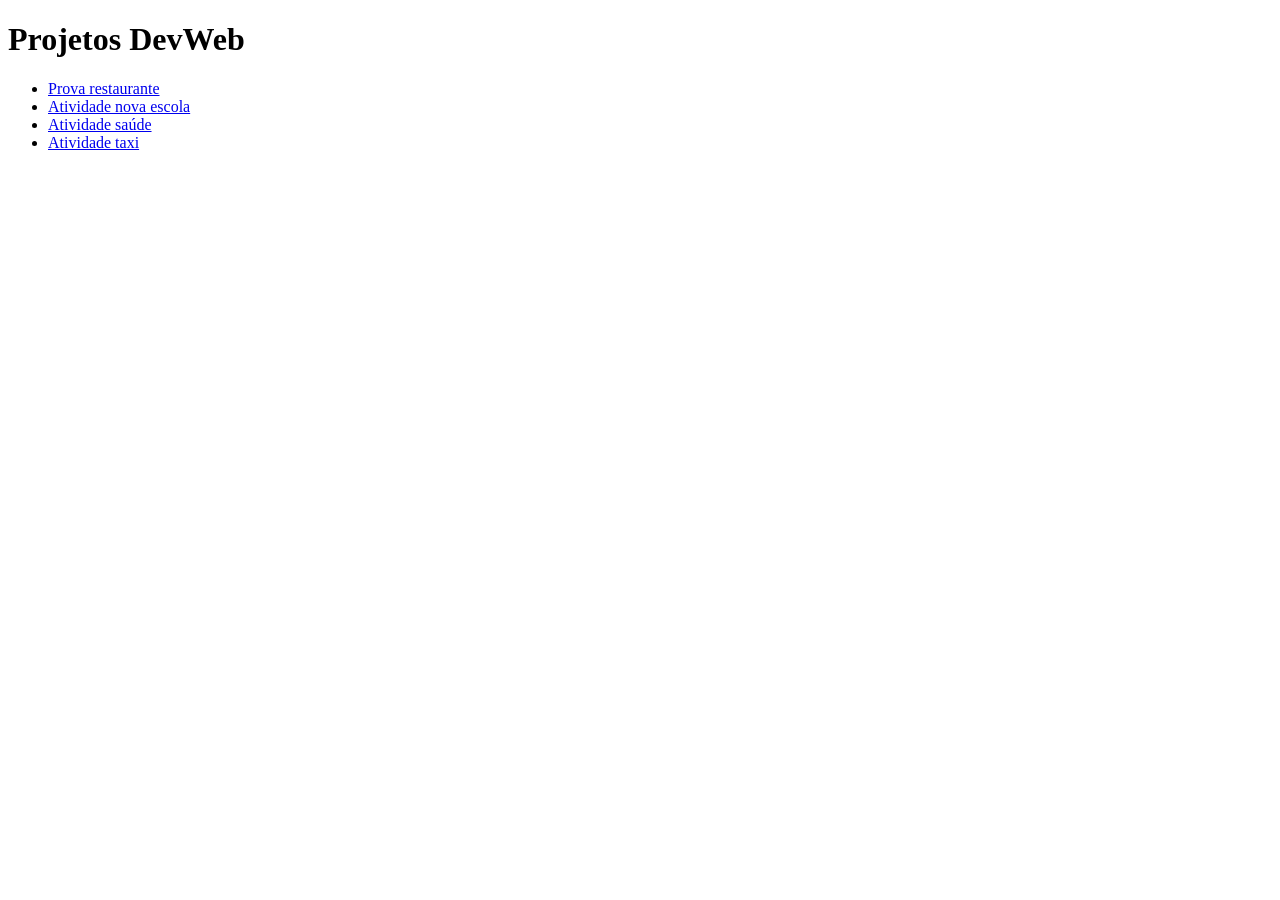
<file: index.html>
<!DOCTYPE html>
<html lang="en">
<head>
    <meta charset="UTF-8">
    <meta name="viewport" content="width=device-width, initial-scale=1.0">
    <title>Projetos DevWeb</title>
</head>
<body>
    <main>
        <h1>Projetos DevWeb</h1>
        <ul>
            <li>
                <a href="teste-prova-restaurante/">Prova restaurante</a>
            </li>
            <li>
                <a href="atv-nv-escola/">Atividade nova escola</a>
            </li>
            <li>
                <a href="atv-saude/">Atividade saúde</a>
            </li>
            <li>
                <a href="atv-taxi/">Atividade taxi</a>
            </li>
        </ul>
    </main>
</body>
</html>
</file>
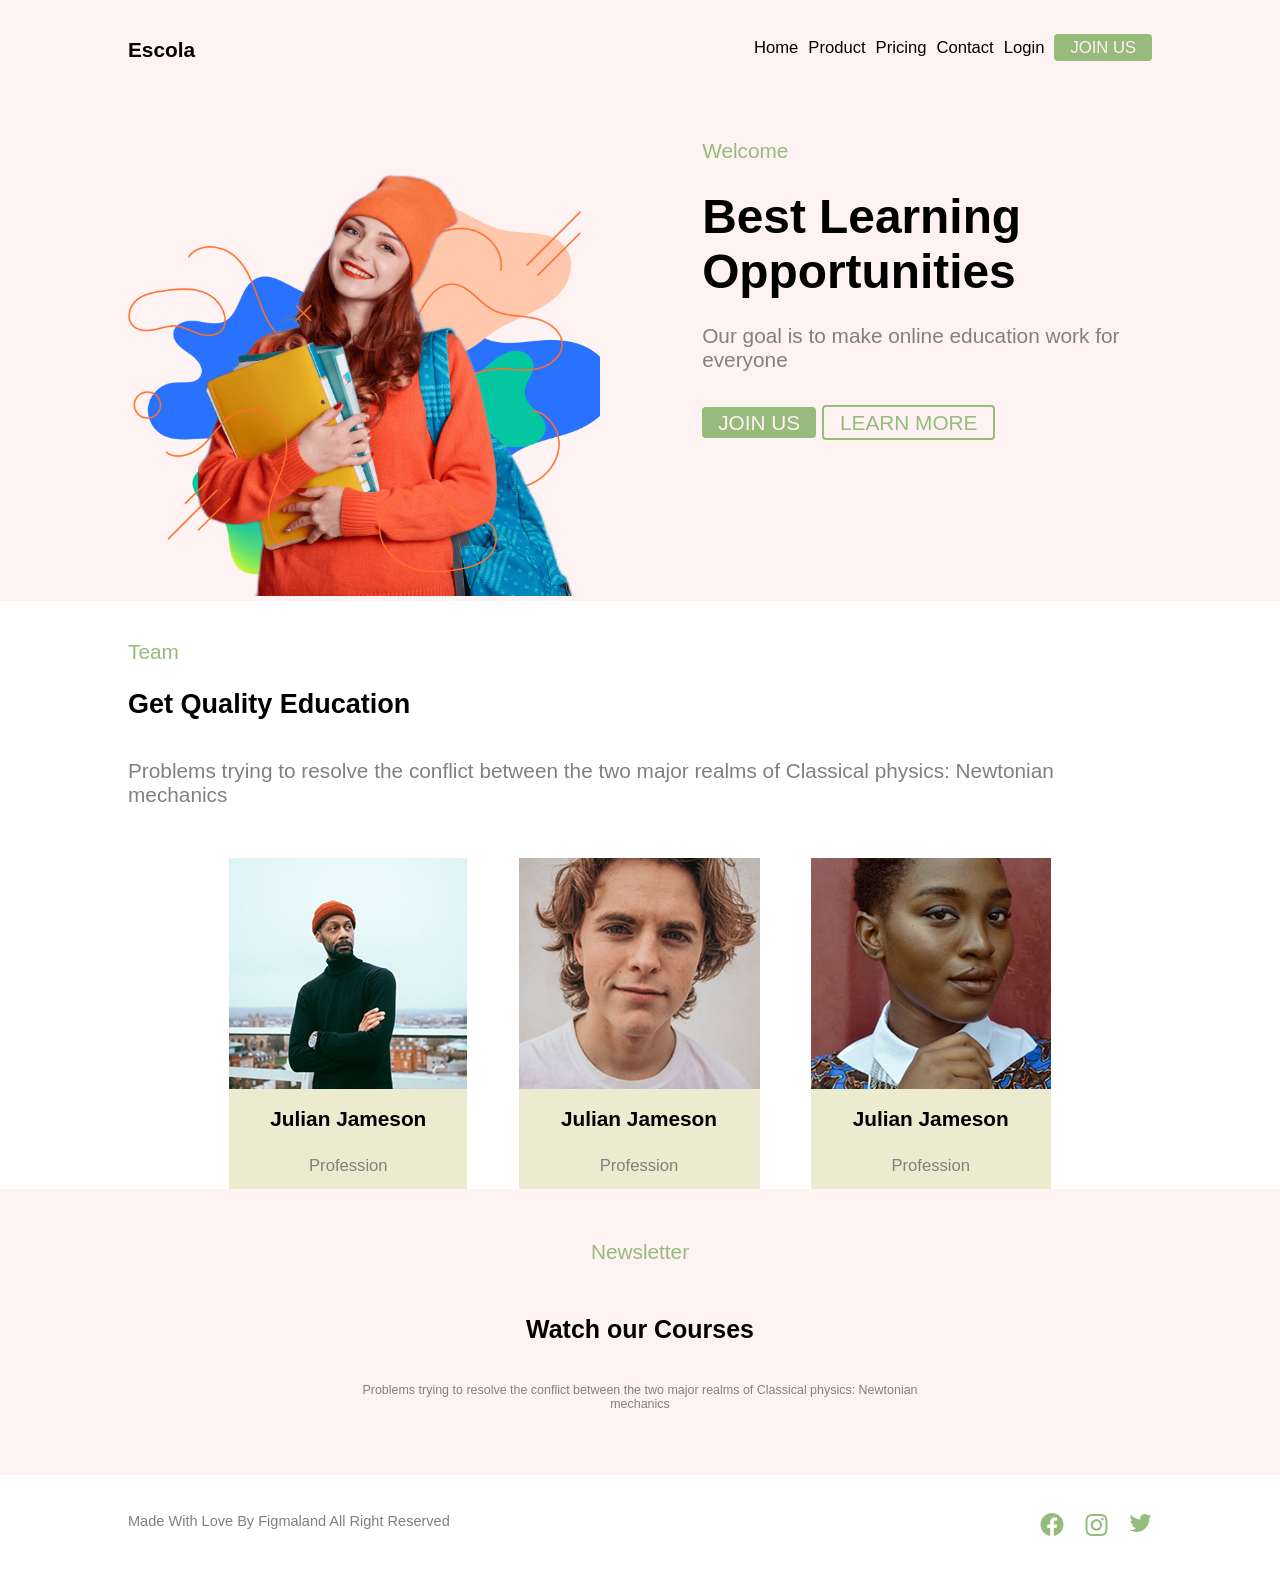
<file: atv-nv-escola/index.html>
<!DOCTYPE html>
<html lang="en">

<head>
    <meta charset="UTF-8">
    <meta name="viewport" content="width=device-width, initial-scale=1.0">
    <title>Atividade Nova Escola </title>

    <link rel="stylesheet" href="css/reset.css">
    <link rel="stylesheet" href="css/style.css">
</head>

<body>
    <header>

        <h1>
            <a href="index.html">Escola</a>
        </h1>
        <nav>
            <ul>
                <li>
                    <a href="index.html">Home</a>
                </li>
                <li>
                    <a href="#">Product</a>
                </li>
                <li>
                    <a href="#">Pricing</a>
                </li>
                <li>
                    <a href="#">Contact</a>
                </li>
                <li>
                    <a href="#">Login</a>
                </li>
                <li>
                    <a href="#" class="botao">JOIN US</a>
                </li>
            </ul>
        </nav>
    </header>
    <main>
        <section class="banner">
            <div>
                <img src="images/imagem-banner.png" alt="estudante">
            </div>
            <div>
                <h3>Welcome</h3>
                <h2>Best Learning Opportunities</h1>
                    <p>Our goal is to make online education work for everyone</p>
                    <p>
                        <a href="#" class="botao">JOIN US</a>
                        <a href="#" class="botao2">LEARN MORE</a>
                    </p>
            </div>
        </section>
        <section class="team">
            <h3>Team</h3>

            <h2>Get Quality Education</h2>

            <p>
                Problems trying to resolve the conflict between 
                the two major realms of Classical physics: Newtonian mechanics 
            </p>

            <ul>
                <li>
                    <img src="images/julian-1.png" alt="homem">
                    <h4>Julian Jameson</h4>
                    <p>
                        Profession
                    </p>
                </li>
                <li>
                    <img src="images/julian-2.png" alt="homem">
                    <h4>Julian Jameson</h4>
                    <p>
                        Profession
                    </p>
                </li>
                <li>
                    <img src="images/julian-3.png" alt="mulher">
                    <h4>Julian Jameson</h4>
                    <p>
                        Profession
                    </p>
                </li>
            </ul>
        </section>
        <section class="final">
            <h3>Newsletter</h3>
            <h2>Watch our Courses</h2>
            <p>Problems trying to resolve the conflict between the two major realms of Classical physics: Newtonian mechanics </p>
        </section>
    </main>
    <footer>
        <p>Made With Love By Figmaland All Right Reserved </p>
        <nav>
            <ul>
                <li>
                    <a href="#"><img src="images/facebook.svg" alt=""></a>
                </li>
                <li>
                    <a href="#"><img src="images/instagram.svg" alt=""></a>
                </li>
                <li>
                    <a href="#"><img src="images/twitter.svg" alt=""></a>
                </li>
            </ul>
        </nav>
    </footer>
</body>

</html>
</file>
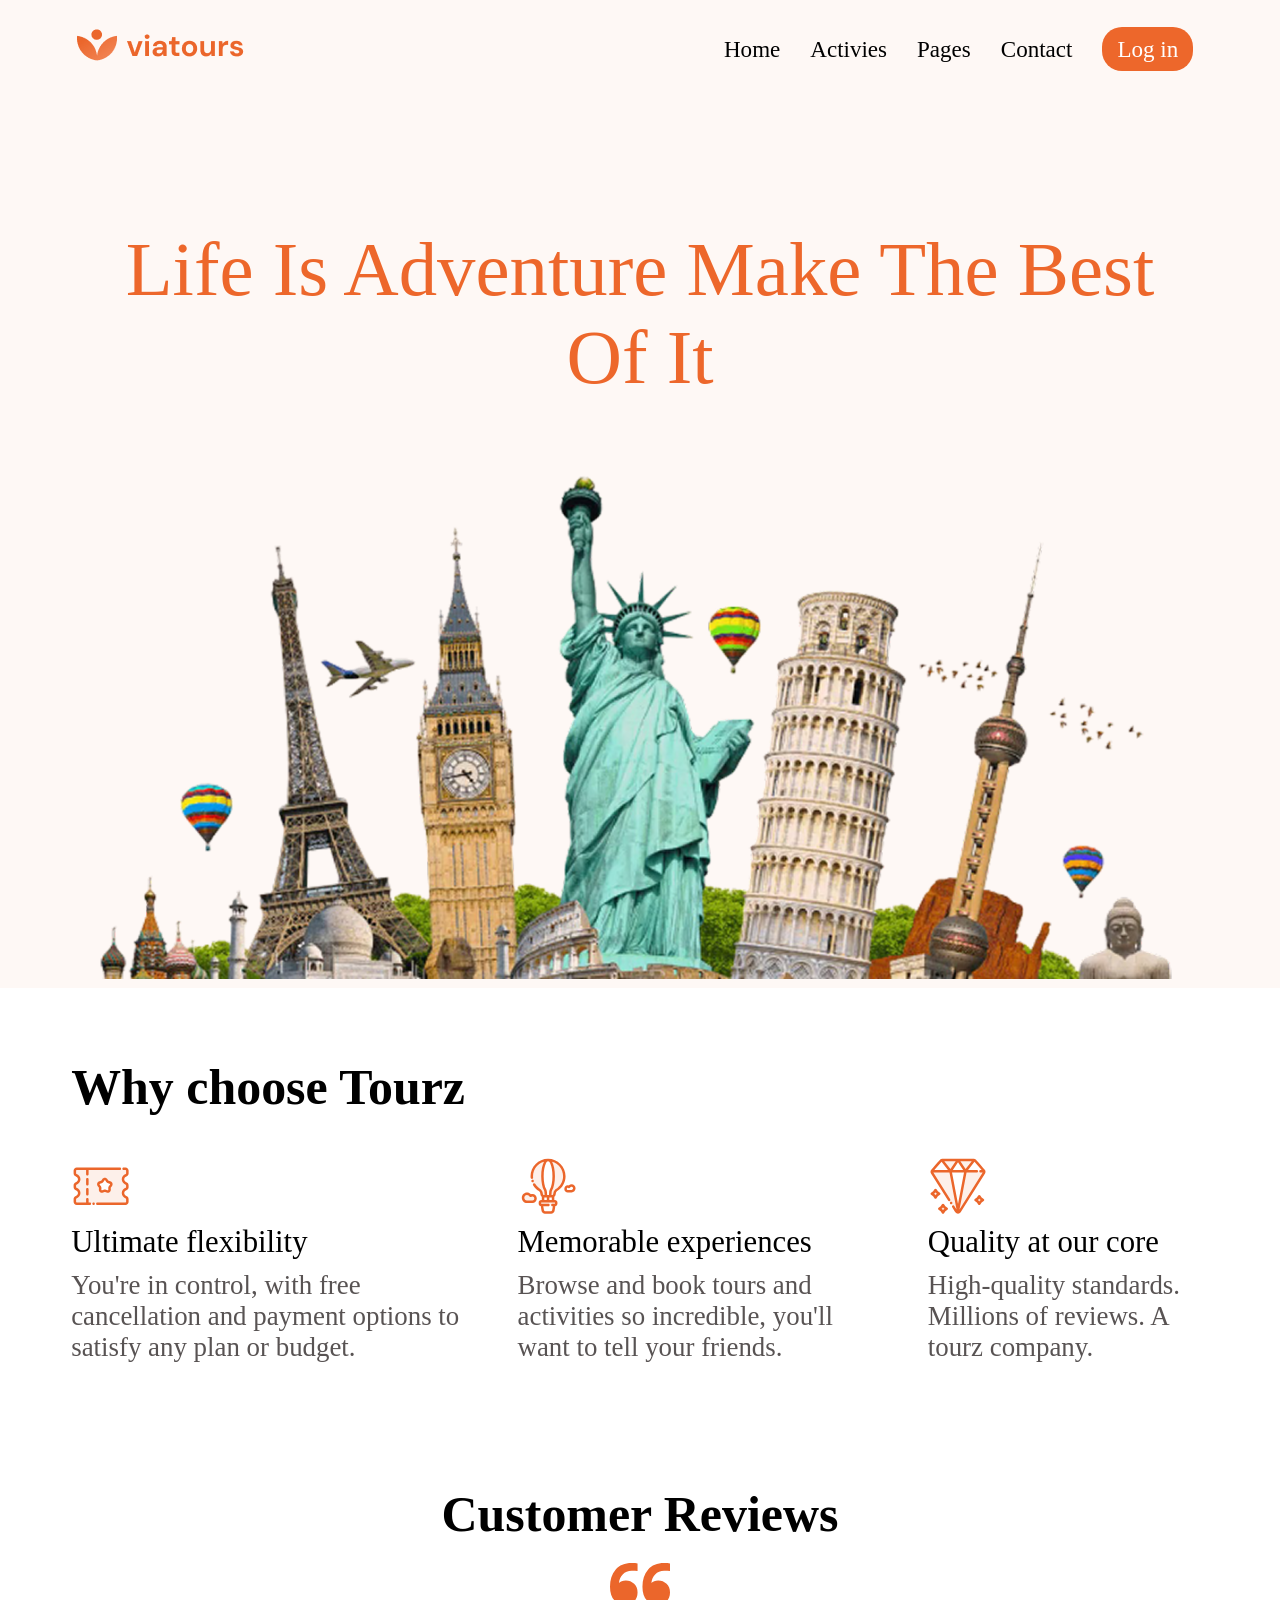
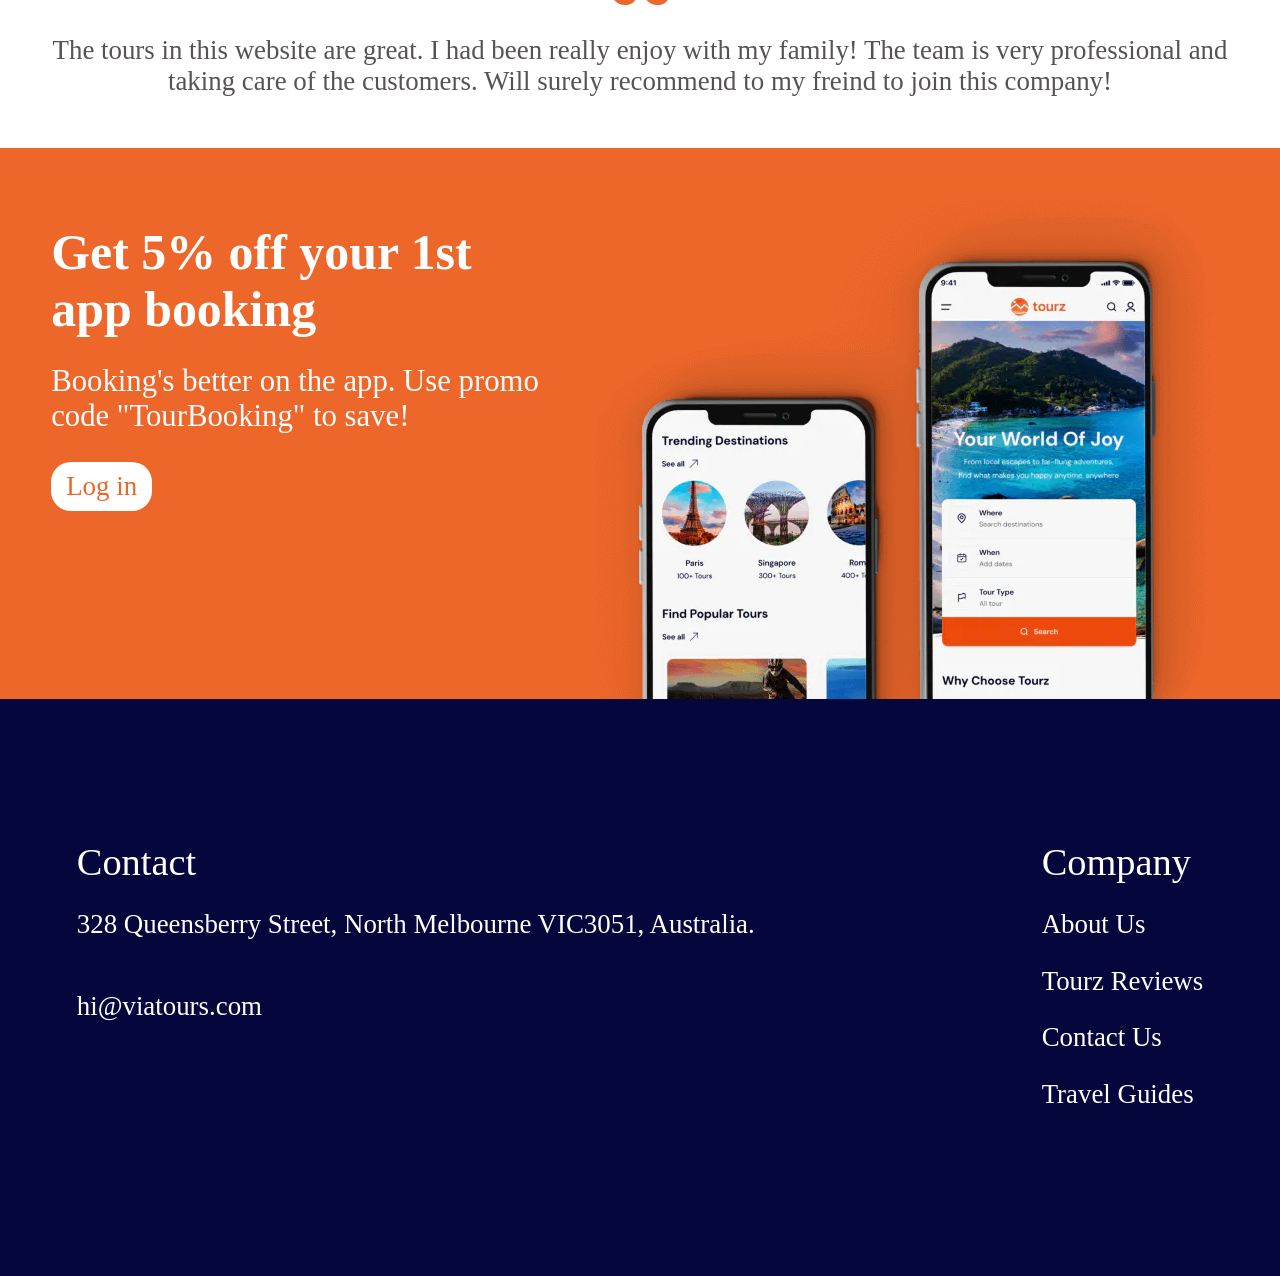
<file: atv-prova-viatours/index.html>
<!DOCTYPE html>
<html lang="en">

<head>
    <meta charset="UTF-8">
    <meta name="viewport" content="width=device-width, initial-scale=1.0">
    <title>Document</title>
    <link rel="stylesheet" href="css/reset.css">
    <link rel="stylesheet" href="css/style.css">
</head>

<body>
    <header>
        <h1><a href="index.html"><img src="imagens/logo-viatours.png" alt="logo-viatours"></a></h1>

        <ul>
            <li>
                <a href="index.html">Home</a>
            </li>
            <li>
                <a href="#">Activies</a>
            </li>
            <li>
                <a href="#">Pages</a>
            </li>
            <li>
                <a href="#">Contact</a>
            </li>
            <li class="botao">
                <a href="#">Log in</a>
            </li>
        </ul>
    </header>
    <section class="banner">
        <h1>Life Is Adventure Make The Best Of It</h1>
        <img src="imagens/imagem-banner.png" alt="">
    </section>
    <section class="topicos">
        <h2>Why choose Tourz</h2>

        <ul>
            <li>
                <img src="imagens/icon-ticket.svg" alt="">

                <h3>Ultimate flexibility</h3>

                <p>You're in control, with free cancellation and payment options to satisfy any plan or budget.</p>
            </li>
            <li>
                <img src="imagens/icon-balloon.svg.svg" alt="">

                <h3>Memorable experiences</h3>

                <p>Browse and book tours and activities so incredible, you'll want to tell your friends.</p>
            </li>
            <li>
                <img src="imagens/icon-diamond.svg.svg" alt="">

                <h3>Quality at our core</h3>

                <p>High-quality standards. Millions of reviews. A tourz company.</p>
            </li>
        </ul>

    </section>
    <section class="aspas">
        <h2>Customer Reviews</h2>

        <img src="imagens/aspas.svg" alt="aspas">

        <p>The tours in this website are great. I had been really enjoy with my family! The team is very
            professional and taking care of the customers. Will surely recommend to my freind to join
            this company!
        </p>
    </section>
    <section class="desconto">

        <div>
            <h2>Get 5% off your 1st app booking</h2>

            <p>Booking's better on the app. Use promo code "TourBooking" to save!</p>

            <a href="#">Log in</a>
        </div><img src="imagens/celular.png" alt="">
    </section>
    <footer>
        <div class="contact">
            <h4>Contact</h4>
            <p>328 Queensberry Street, North Melbourne VIC3051, Australia.</p>
            <p>hi@viatours.com</p>
        </div>
        <div>
            <h4 class="company">Company</h4>
            <ul>
                <li>
                    <a href="#">About Us</a>
                </li>
                <li>
                    <a href="#">Tourz Reviews</a>
                </li>
                <li>
                    <a href="#">Contact Us</a>
                </li>
                <li>
                    <a href="#">Travel Guides</a>
                </li>
            </ul>
        </div>
    </footer>
</body>

</html>
</file>
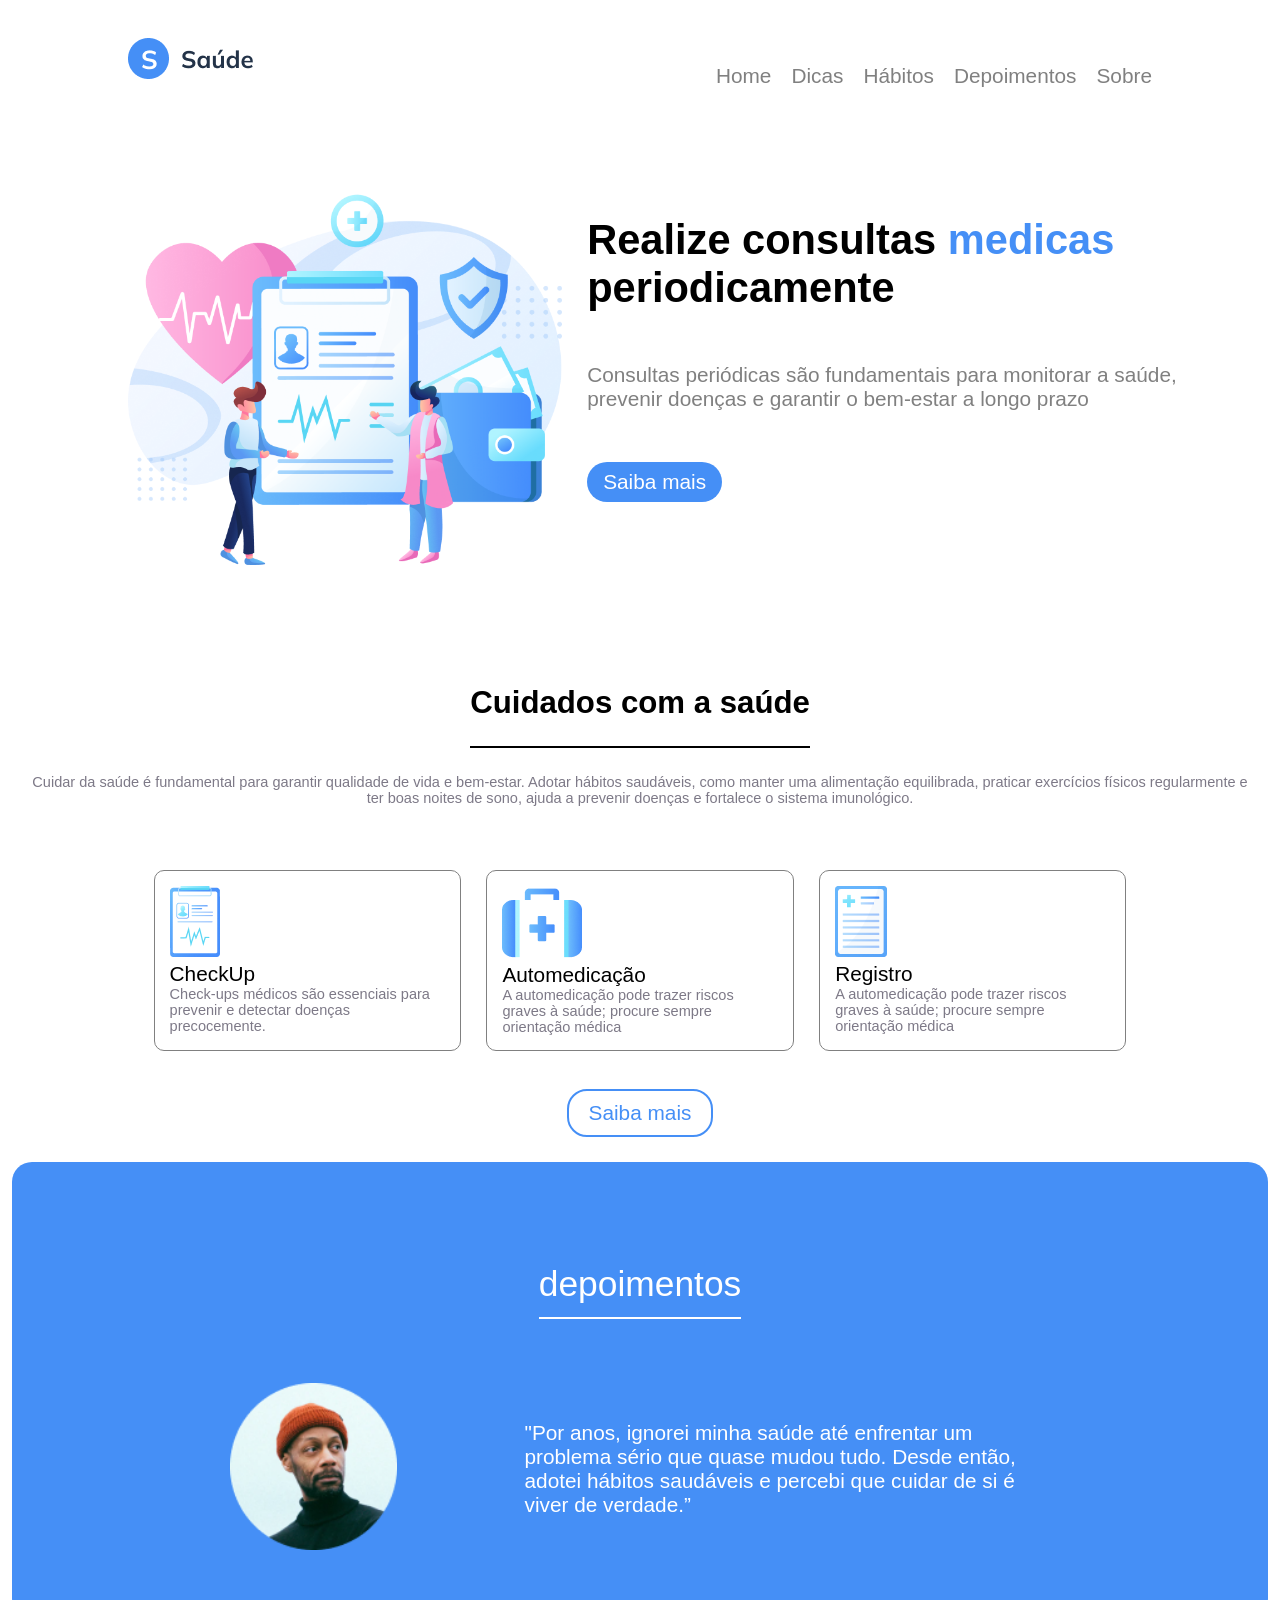
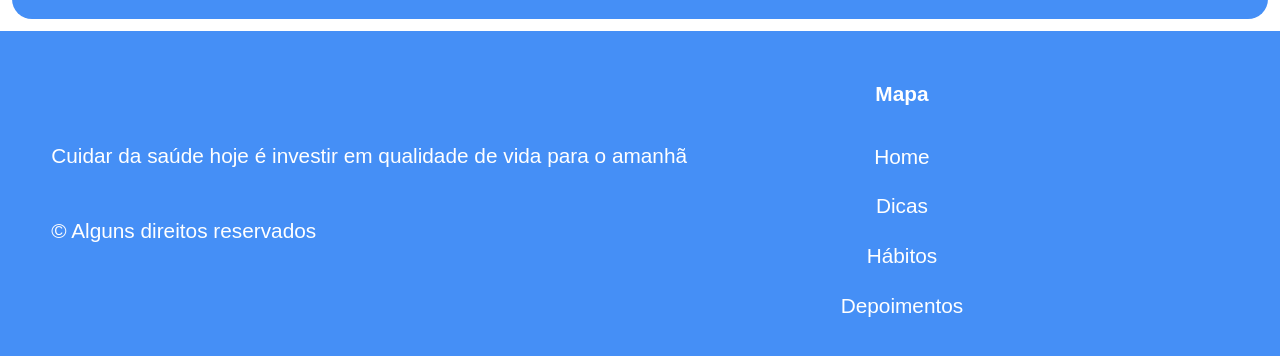
<file: atv-saude/index.html>
<!doctype html>
<html lang="en">
  <head>
    <meta charset="UTF-8" />
    <meta name="viewport" content="width=device-width, initial-scale=1.0" />
    <title>Prova anterior</title>

    <link rel="stylesheet" href="css/reset.css" />
    <link rel="stylesheet" href="css/style.css" />
  </head>
  <body>
    <header>
      <h1>
        <a href="index.html"
          ><img src="src/images/logo.png" alt="logo saude"
        /></a>
      </h1>

      <nav>
        <ul>
          <li>
            <a href="index.html">Home</a>
          </li>
          <li>
            <a href="#">Dicas</a>
          </li>
          <li>
            <a href="#">Hábitos</a>
          </li>
          <li>
            <a href="#">Depoimentos</a>
          </li>
          <li>
            <a href="#">Sobre</a>
          </li>
        </ul>
      </nav>
    </header>
    <main>
      <section class="banner">
        <div>
          <img src="src/images/foto-banner.png" alt="banner" />
        </div>

        <div>
          <h2>Realize consultas <span>medicas</span> periodicamente</h2>

          <p>
            Consultas periódicas são fundamentais para monitorar a saúde,
            prevenir doenças e garantir o bem-estar a longo prazo
          </p>

          <p><button>Saiba mais</button></p>
        </div>
      </section>
      <section class="cuidados">
        <h2><span>Cuidados com a saúde</span></h2>

        <p>
          Cuidar da saúde é fundamental para garantir qualidade de vida e
          bem-estar. Adotar hábitos saudáveis, como manter uma alimentação
          equilibrada, praticar exercícios físicos regularmente e ter boas
          noites de sono, ajuda a prevenir doenças e fortalece o sistema
          imunológico.
        </p>
        <ul>
          <li>
            <img src="src/images/prancheta-1.png" alt="" />
            <h3>CheckUp</h3>
            <p>
              Check-ups médicos são essenciais para prevenir e detectar doenças
              precocemente.
            </p>
          </li>
          <li>
            <img src="src/images/mala.png" alt="" />
            <h3>Automedicação</h3>
            <p>
              A automedicação pode trazer riscos graves à saúde; procure sempre
              orientação médica
            </p>
          </li>
          <li>
            <img src="src/images/prancheta-2.png" alt="" />
            <h3>Registro</h3>
            <p>
              A automedicação pode trazer riscos graves à saúde; procure sempre
              orientação médica
            </p>
          </li>
        </ul>

        <button><a href="#">Saiba mais</a></button>
      </section>
      <section class="depoimentos">
        <h2><span>depoimentos</span></h2>
        <div>
          <p>
            <img src="src/images/foto-depoimento.png" alt="Homem" />
          </p>
          <p>
            "Por anos, ignorei minha saúde até enfrentar um problema sério que
            quase mudou tudo. Desde então, adotei hábitos saudáveis e percebi
            que cuidar de si é viver de verdade.”
          </p>
        </div>
      </section>
    </main>
    <footer>
      <div>
      <p>
        Cuidar da saúde hoje é investir em qualidade de vida para o amanhã
      </p>
      <p>© Alguns direitos reservados</p>
      </div>

      <div>
        <h3>Mapa</h3>
      <ul>
        <li>
          <a href="index.html">Home</a>
        </li>
        <li>
          <a href="#">Dicas</a>
        </li>
        <li>
          <a href="#">Hábitos</a>
        </li>
        <li>
          <a href="#">Depoimentos</a>
        </li>
      </ul>
      </div>
    </footer>
  </body>
</html>
</file>
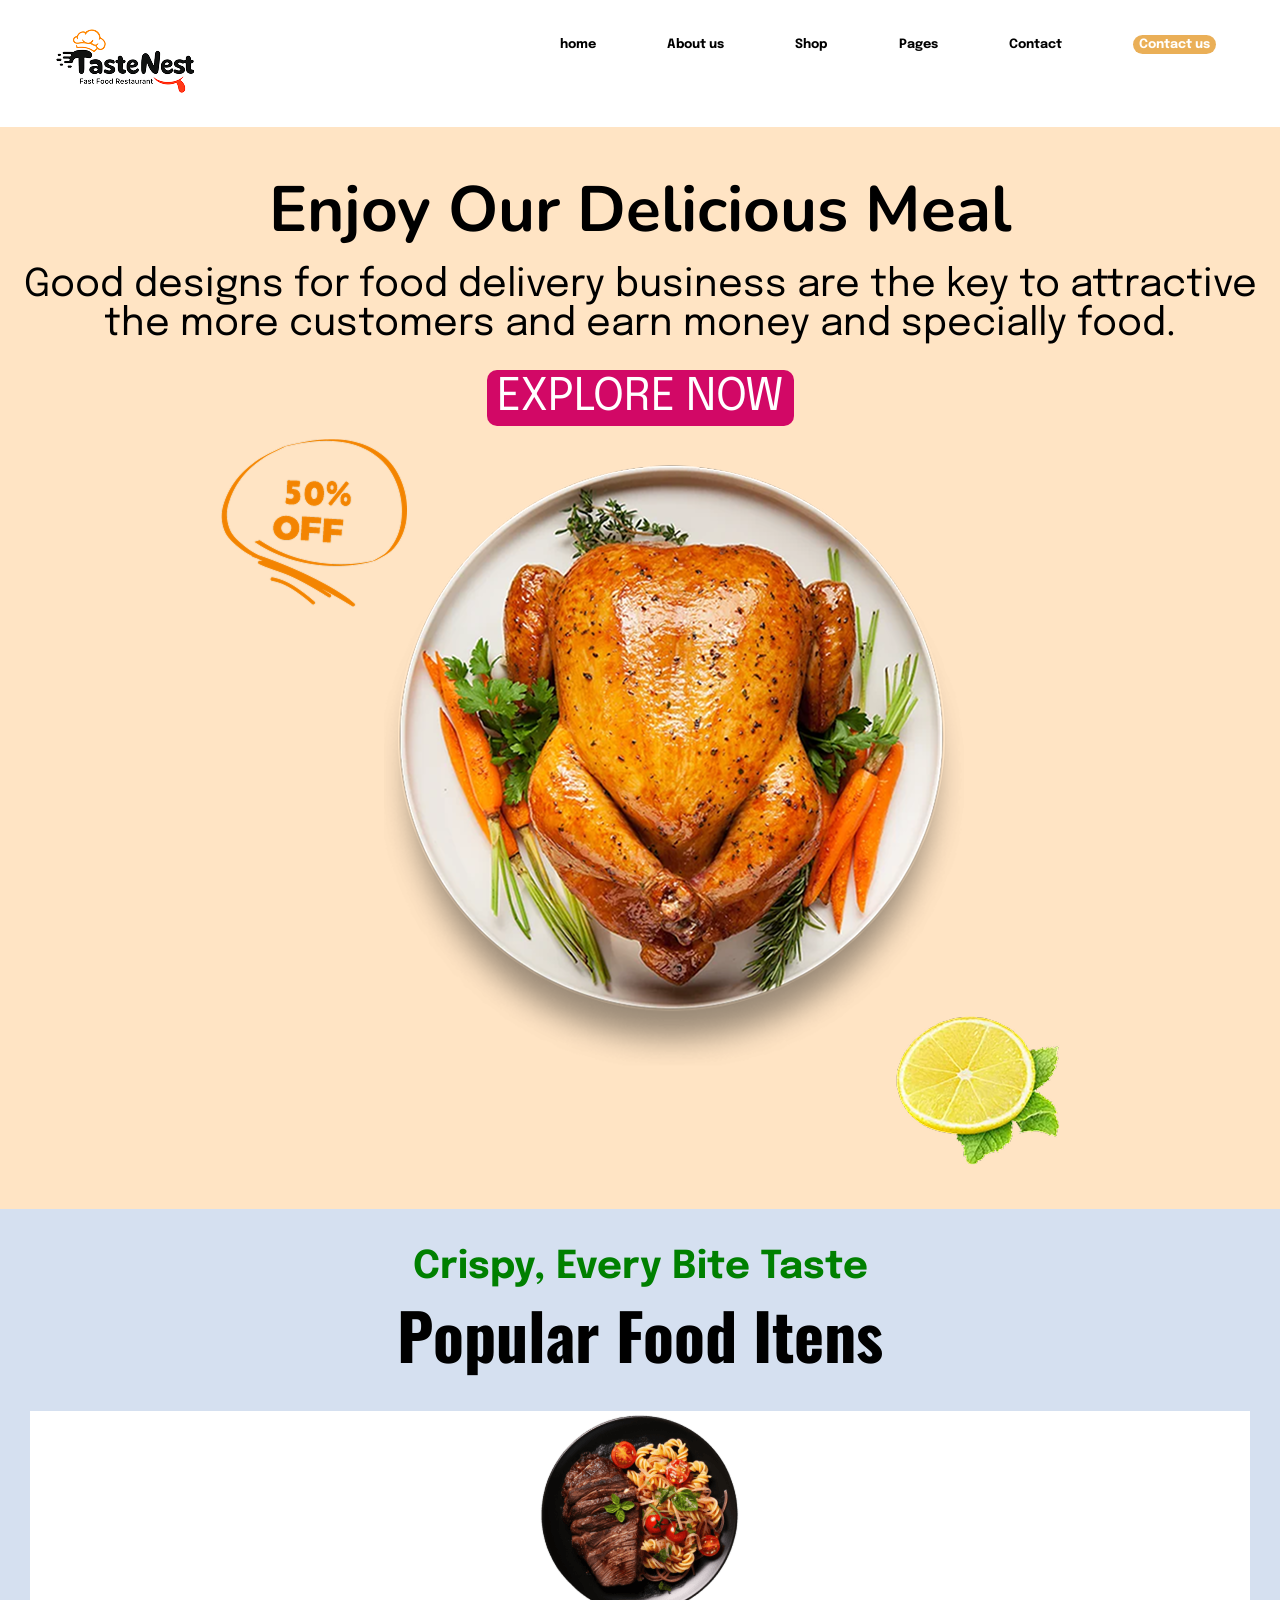
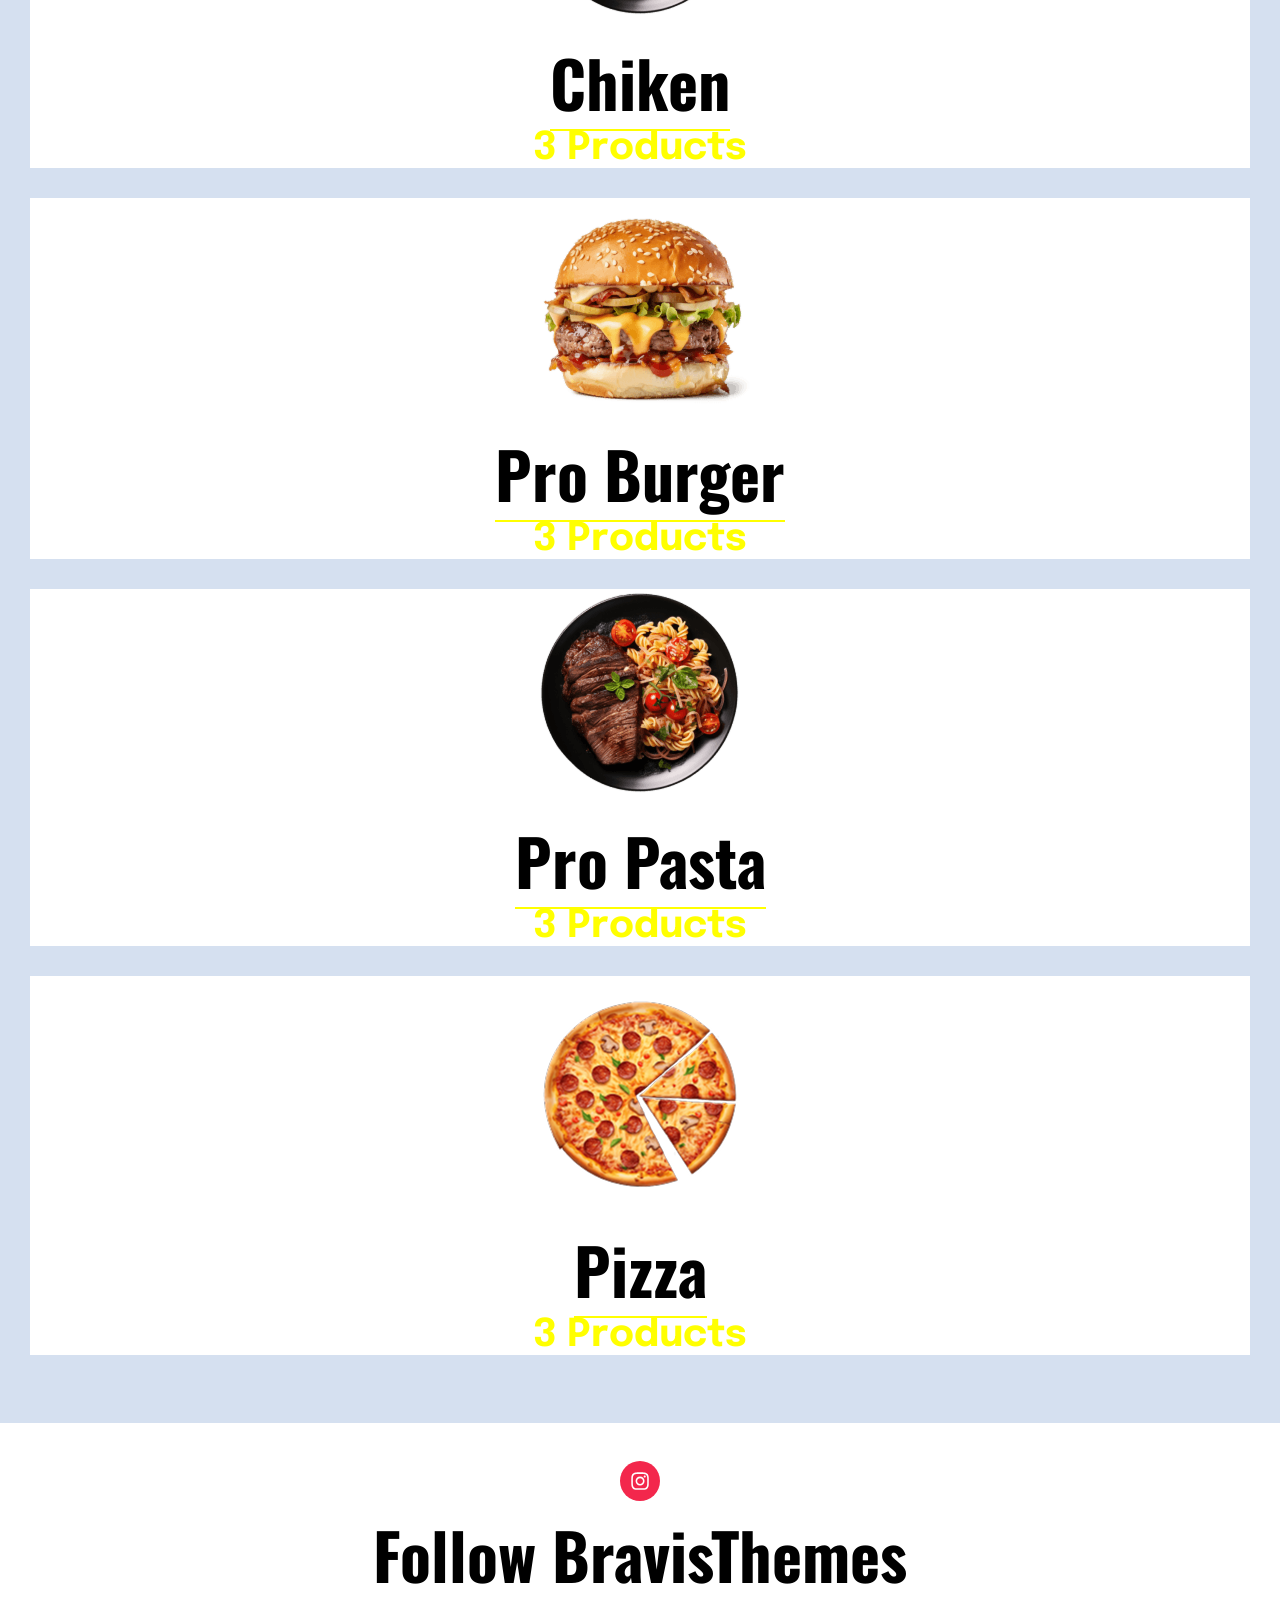
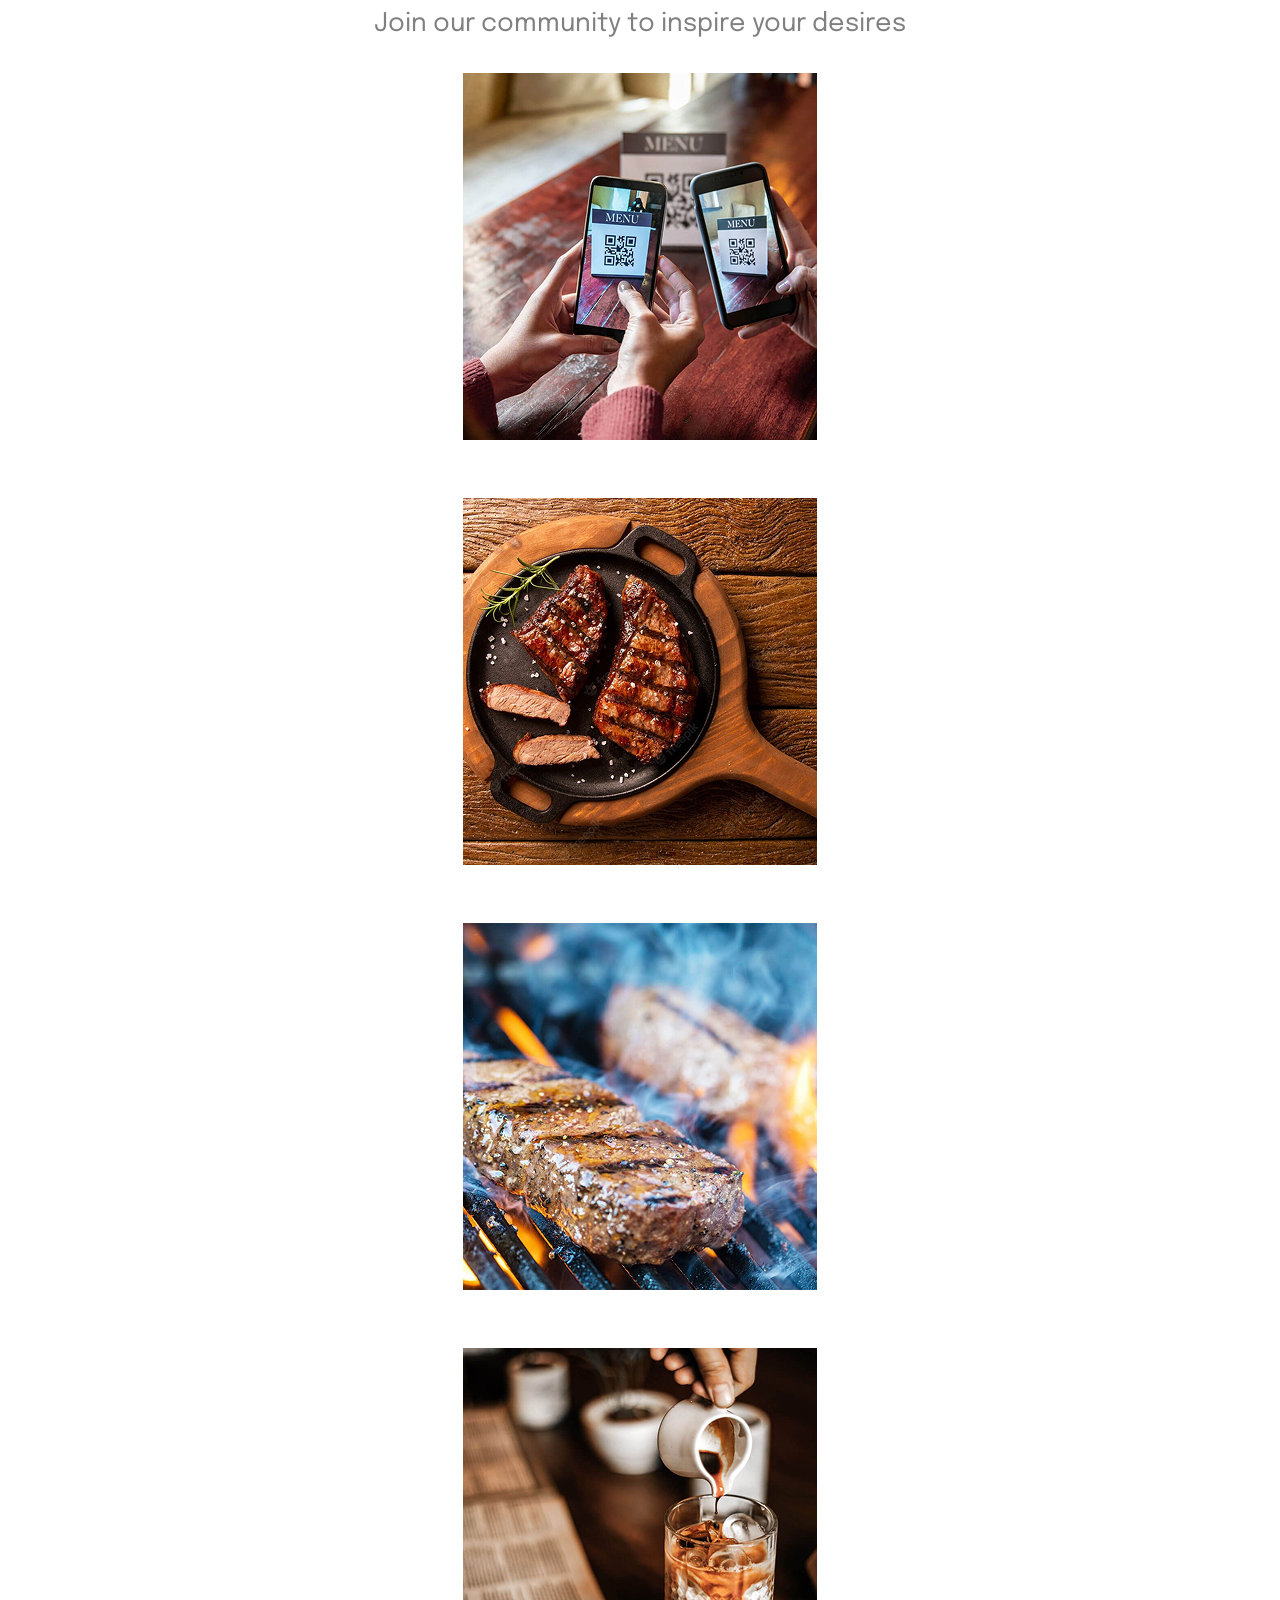
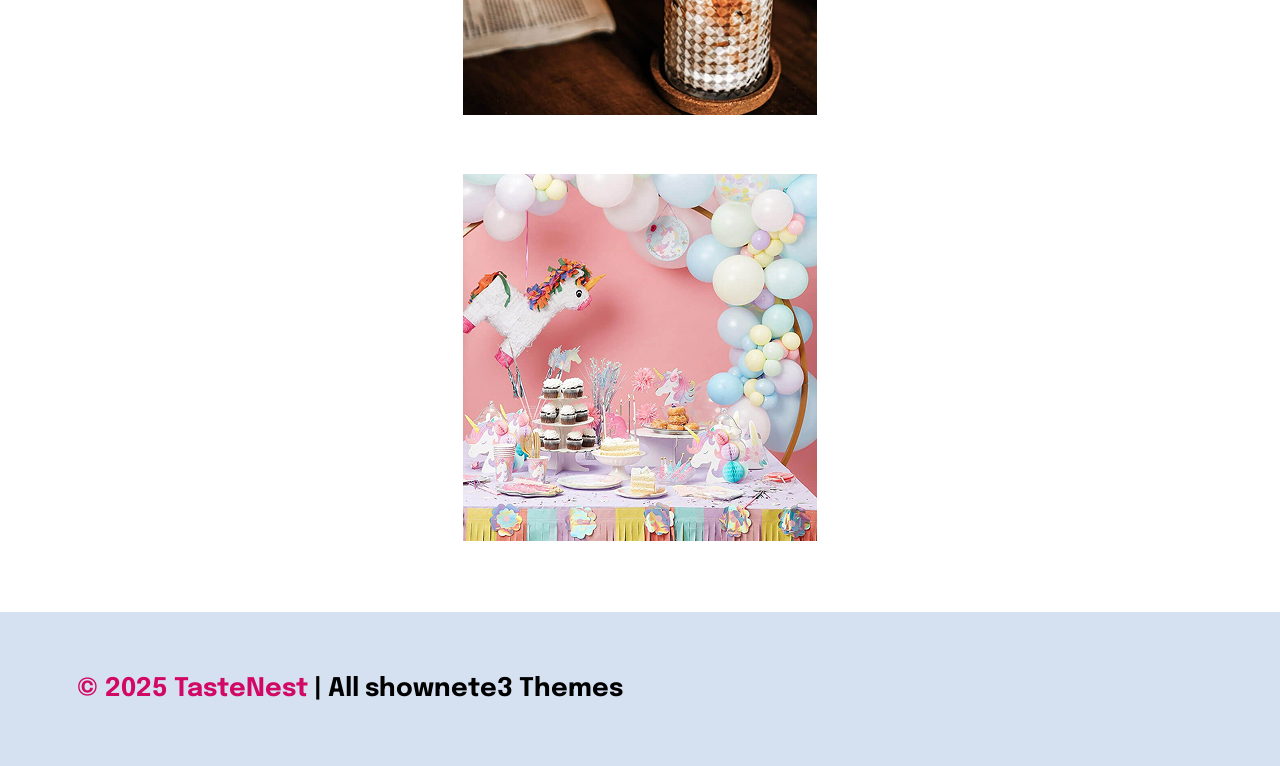
<file: teste-prova-restaurante/index.html>
<!DOCTYPE html>
<html lang="en">
<head>
    <meta charset="UTF-8">
    <meta name="viewport" content="width=device-width, initial-scale=1.0">
    <title>Document</title>
    <link rel="stylesheet" href="css/reset.css">
    <link rel="stylesheet" href="css/style.css">
</head>
<body>
    <header>
        <a href="index.html"><img src="images/logo-tastenest.png" alt="logo-tastenest"></a>

        <nav>
            <ul>
                <li>
                    <a href="index.html">home</a>
                </li>
                <li>
                    <a href="#">About us</a>
                </li>
                <li>
                    <a href="#">Shop</a>
                </li>
                <li>
                    <a href="#">Pages</a>
                </li>
                <li>
                    <a href="#">Contact</a>
                </li>
                <li class="contact">
                    <a href="#">Contact us</a>
                </li>
            </ul>
        </nav>
    </header>
    <main>
        <section class="banner">
            <h1>Enjoy Our Delicious Meal</h1>

            <p>Good designs for food delivery business are the key to attractive the more customers and earn money and specially food.</p>

            <p><button>EXPLORE NOW</button></p>

            <img src="images/galeto-banner.png" alt="frango">
        </section>
        <section class="food">
            <p>Crispy, Every Bite Taste</p>

            <h2>Popular Food Itens</h2>

            <div>
                <ul>
                    <li>
                        <img src="images/pasta.png.png" alt="prato">

                        <h3><span>Chiken</span></h3>
                        <p>3 Products</p>
                    </li>
                    <li>
                        <img src="images/burger.png.png" alt="burger">
                        <h3><span>Pro Burger</span></h3>
                        <p>3 Products</p>
                    </li>
                    <li>
                        <img src="images/pasta.png.png" alt="batata">
                        <h3><span>Pro Pasta</span></h3>
                        <p>3 Products</p>
                    </li>
                    <li>
                        <img src="images/pizza-2.png.png" alt="Pizza">
                        <h3><span>Pizza</span></h3>
                        <p>3 Products</p>
                    </li>
                </ul>
            </div>
        </section>
        <section class="follow">

            <img src="images/icone-instagram.svg" alt="icone icone-instagram">
            
            <h2>Follow BravisThemes</h2>

            <p>Join our community to inspire your desires</p>

            <div>
                <ul>
                    <li>
                        <img src="images/follow-qrcode.png" alt="">
                    </li>
                    <li>
                        <img src="images/follow-churrasco-panela.png" alt="">
                    </li>
                    <li>
                        <img src="images/follow-churrasco-grelha.png" alt="">
                    </li>
                    <li>
                        <img src="images/follow-cafe.png" alt="">
                    </li>
                    <li>
                        <img src="images/follow-aniversario.png" alt="">
                    </li>
                </ul>
            </div>
            
        </section>
    </main>
    <footer>
        <p><span>© 2025 TasteNest</span> | All shownete3 Themes</p>
    </footer>
</body>
</html>
</file>
<file: atv-nv-escola/css/style.css>
html {
  font-size: clamp(1rem, calc(0.5rem + 1vw), 1.625rem);
  font-family: 'Trebuchet MS', 'Lucida Sans Unicode', 'Lucida Grande', 'Lucida Sans', Arial, sans-serif;
}

a.botao {
  background-color: #96BB7C;
  color: #fff2f3;
  padding: 4px 16px;
  border-radius: 4px;
}

a.botao:hover {
  background-color: palevioletred;
}

a.botao2{
  border: 2px solid #96BB7C;
  color: #96BB7C;
  padding: 4px 16px;
  border-radius: 4px;
}

a.botao2:hover{
  background-color:palevioletred ;
  color: white;
}

header {
  background-color: #fff2f3;
  display: flex;
  justify-content: space-between;
  padding: 3vw 10vw 3vw 10vw;
}

header ul {
  display: flex;
  gap: 10px;
  font-size: 0.8rem;
}

header h1 {
  font-weight: bolder;
}

/*=== banner ===*/
section.banner {
  background-color: #fff2f3;
  padding: 3vw 10vw 0 10vw;
  display: flex; 
  gap: 8vw;
}

section.banner h2{
  font-weight: bolder;
  font-size: 2.3rem;
  padding:2vw 2vw 2vw 0;
}

section.banner h3{
  color: #96BB7C;
  font-size: 1rem;

}

section.banner p{
  padding: 0 0 3vw 0;
  color: gray;
}

/*=== team ===*/

section.team{
  padding: 3vw 10vw 0 10vw;
}

section.team h3{
  color: #96BB7C;
  
}

section.team h2{
  font-weight: bolder;
  font-size: 1.3rem;
  padding: 2vw 4vw 1vw 0;
}

section.team > p{
  color: gray;
  padding: 2vw 4vw 4vw 0;
}

section.team ul{
  display: flex;
  gap: 4vw;
  justify-content: center;
}

section.team ul li{
  background-color: #eaebcf;
  text-align: center;
  font-size: 0.8rem;
}
section.team ul li p{
  color: gray;
  padding: 1vw 1vw 1vw 1vw;
}

section.team ul li h4{
  padding: 1vw 1vw 1vw 1vw;
  font-size: 1rem;
  font-weight: bolder;
}

section.final{
  background-color: #fff2f3;
  text-align: center;
}

section.final h3{
  color: #96BB7C;
  padding:4vw 0 4vw 0;
  font-size: 0.6;
}

section.final h2{
  font-size: 1.2rem;
  font-weight: bolder;
  padding: 0 0 3vw 0;
}
section.final p{
  color: gray;
  font-size: 0.6rem;
  padding: 0 27vw 5vw 27vw;
}
 footer{
  display: flex;
  justify-content: space-between;
  padding: 3vw 10vw 3vw 10vw;
 }
 footer nav ul{
   display: flex;
   gap: 20px;
   width: 120;
 }

 footer p{
  font-size: 0.7rem;
  color: gray;
 }
</file>
<file: atv-prova-viatours/css/style.css>
/* === IMPORTAÇÃO DE FONTES */

@import url('https://fonts.googleapis.com/css2?family=Epilogue:ital,wght@0,100..900;1,100..900&family=Fredoka:wght@300..700&family=Nunito:ital,wght@0,200..1000;1,200..1000&family=Oswald:wght@200..700&family=Urbanist:ital,wght@0,100..900;1,100..900&display=swap');
/*
Fontes Disponíveis:
// Sugiro usar esta 
font-family: "Urbanist", sans-serif; 
font-family: "Fredoka", sans-serif;
font-family: "Epilogue", sans-serif;
font-family: "Nunito", sans-serif;
font-family: "Oswald", sans-serif;
*/
/* ==========================*/

/* ==== FORMATAÇÃO GERAL === */
html{
    font-size: clamp(1rem, 2vw + 0.8rem, 3rem); 
}

header{
    background-color: #FEF8F5;
    text-align: center;
}
header ul li{
    font-size: 0.8rem;
    padding: 10px;
}
header ul li.botao a{
    background-color: #ED672B;
    color: white;
    border-radius: 20px ;
    padding: 9px 15px;
}
header ul li.botao a:hover{
    background-color: #e78b61;
}
header ul li:hover{
    color: #ED672B;
}



.banner{
    background-color: #FEF8F5;
}
.banner h1{
    font-size: 2rem;
    text-align: center;
    padding: 4vw 0 ;
    color: #ED672B;
}
.topicos p{
    color:rgb(88, 83, 83) ;
    padding: 10px 10px 0 0;
    font-size: 0.7rem;
}
.topicos ul li{
    padding: 20px;
}
.topicos h2{
    font-size: 1.3rem;
    font-weight: bold;
    padding: 20px;
}

.aspas {
    background-color:#FFFFFF ;
    text-align: center;
    padding: 4vw;
}
.aspas h2{
     font-size: 1.3rem;
    font-weight: bold;
    
}
.aspas img{
    padding: 20px;
    
}
.aspas p{
    color:rgb(88, 83, 83) ;
    font-size: 0.7rem;
}
.desconto{
    background-color: #ED672B;
    padding: 4vw 4vw 0 4vw;
}

.desconto h2{
     font-size: 1.3rem;
    font-weight: bold;
    color: white;
    padding: 2vw 0 0 0;
}
.desconto p{
     font-size: 0.8rem;
    color: rgb(255, 253, 253);
    padding: 2vw 0;
}

.desconto a{
    background-color: white;
    color: #ED672B;
    border-radius: 20px;
      padding: 9px 15px;
    display: inline-block;
    font-size: 0.7rem;
}
.desconto a:hover{
    background-color: #e78b61;
    color: #FEF8F5;
}

footer{
    background-color:#05073C ;
}
footer h4{
    color: white;
    font-size: 1rem;
    padding: 2vw;
}
footer p{
    color: white;
    font-size: 0.7rem;
    padding: 0 0 0 2vw;
}
footer ul li {
    color: white;
    font-size: 0.7rem;
    padding: 0 0 2vw 2vw;
}
footer ul li h4{
    padding: 2vw 2vw 2vw 0;
}

footer div{
    padding: 5vw 0;
}


/* MEDIA QUERY - DESKTOP */
@media  screen and (min-width: 600px) {


    header{
        display: flex;
        justify-content: space-between; 
        padding: 2vw 6vw;
    }
    header ul {
        display: flex;
        gap: 10px;
    }
    header ul li{
        font-size: 0.6rem;
    }
    .banner{
        text-align: center;
        padding: 6vw 6vw 0 6vw;
    }

    .topicos h3{
        font-size: 0.8rem;
    }
    .topicos ul{ 
        display: flex;
    }

    .topicos {
         padding: 4vw;
    }
    .desconto{
        display: flex;
        padding: 4vw 4vw 0 4vw;
    }
    footer{
        padding: 6vw;
        display: flex;
        justify-content: space-between;
    }
    footer p{
        padding: 2vw 0;
        font-size: 0.6 rem;
    }

    footer div h4{
        padding: 3vw 0 0 0;
    }
    footer div h4.company{
        padding: 0 0 2vw 2vw;
    }
    footer div.contact{
        padding: 2vw 0;
    }
}
</file>
<file: atv-saude/css/style.css>
html {
  font-size: clamp(1rem, calc(0.5rem + 1vw), 1.625rem);
  font-family: 'Trebuchet MS', 'Lucida Sans Unicode', 'Lucida Grande', 'Lucida Sans', Arial, sans-serif;
}

header{
  text-align: center;
  padding: 3vw 0 3vw 0;
}

header nav ul li{
  padding: 2vw 0 2vw 0;
  color: gray;
}

/*==+Banner===*/

section.banner h2{
  font-size: 2rem;
  font-weight: bolder;
  padding: 2vw 2vw 2vw 2vw;
}

section.banner h2 span{
  color: #458FF6;
}

section.banner p{
  color: gray;
  padding: 2vw 0 2vw 0;
  padding: 2vw 2vw 2vw 2vw;
}
section.banner p button{
  background-color: #458FF6;
  color: white;
  padding: 8px 16px 8px 16px;
  border-radius: 40px;
}
section.cuidados{
  text-align: center;
  padding: 4vw 2vw 1vw 2vw;
}
section.cuidados h2{
  font-size: 1.5rem;
  font-weight: bold;
 
  padding: 0 0 2vw 0;
}
section.cuidados h2 span{
  border-bottom: 2px solid black;
  padding: 2vw 0 2vw 0;
  display: inline-block;
}
section.cuidados p{
  color: #7D7987;
  font-size: 0.7rem;
}
section.cuidados ul li {
  border:1px solid gray;
  margin: 3vw 10vw 0 10vw;
  text-align: left;
  padding: 15px 15px 15px 15px;
  border-radius: 10px;
}

section.cuidados button a{
  border:2px solid #458FF6;
  padding: 10px 20px 10px 20px;
  display: inline-block;
  border-radius: 20px;
  color: #458FF6;
  margin: 3vw 0 0 0;
}

section.cuidados button a:hover{
  background-color: #458FF6;
  color: white;
}
section.depoimentos {
  background-color: #458FF6;
  color: white;
  border-radius: 20px;
  text-align: center;
  margin: 12px 12px 12px 12px;
  padding: 8vw 17vw 5vw 17vw;
}
section.depoimentos h2{
  font-size: 1.7rem;
}
section.depoimentos h2 span{
  border-bottom: 2px solid white;
  display: inline-block;
  padding: 0 0 1vw 0;
  margin: 0 0 5vw 0;
}

footer{
  background-color: #458FF6;
  color: white;
  text-align: center;
  padding: 2vw 2vw 2vw;

}
footer ul li{
  padding: 1vw 0 1vw 0vw;
}
footer h3{
  font-weight: bold;
  padding: 2vw;
}

/*COMPUTADOR*/

@media only screen and (min-width: 600px) {
header{
  display: flex;
  justify-content: space-between;
  padding: 3vw 10vw 3vw 10vw;
}
header nav ul {
  display: flex;
  gap: 20px;
}
header nav ul li:hover {
  color: black;
}
section.banner {
  display: flex;
  padding: 3vw 0 3vw 10vw;
}

section.cuidados ul {
display: flex;
justify-content: center;
gap: 2vw ;
padding: 5vw 0 0 0;
}

section.cuidados ul li{
  margin: 0 0 0 0;
  width: 25%;
}
section.depoimentos div{
  display: flex;
  gap: 10vw;
  text-align: left;
  align-items: center;
}
section.depoimentos div p img{
  width: 40vw;
}
footer {
  display: flex;
  align-items: center;
  gap: 10vw;
}
footer div p{
  padding: 2vw;
  text-align: left;
}
}
</file>
<file: teste-prova-restaurante/css/style.css>
/* === IMPORTAÇÃO DE FONTES */
@import url('https://fonts.googleapis.com/css2?family=Epilogue:ital,wght@0,100..900;1,100..900&family=Fredoka:wght@300..700&family=Nunito:ital,wght@0,200..1000;1,200..1000&family=Oswald:wght@200..700&display=swap');
/*
Follow - font-family: "Fredoka", sans-serif;
Medu - Oswald
*/
/* ==========================*/

/* ==== FORMATAÇÃO GERAL === */
html{
    font-size: clamp(1rem, 1vw + 0.8rem, 3rem);
    font-family: "Epilogue", sans-serif;
}
h1{
    font-family: "Nunito", sans-serif;
}
h2,h3,h4,h5,h6{
    font-family: "Oswald", sans-serif;
}











header{
    text-align: center;
    font-size: 1vw;
}

header nav ul li{
    padding: 5px 0 5px 0;
    font-weight: bold;
    font-size: 0.8rem;
}

header nav ul li.contact a{
    background-color: rgb(234, 175, 87);
    color: white;
    border-radius: 20px;
    padding: 3px 6px 3px 6px;
}





section.banner{
    text-align: center;
    padding: 3vw 0 3vw 0;
    background-color: bisque;
}

section.banner h1{
    font-weight: bold;
    font-size: 5vw;
}

section.banner p{
    font-size: 3vw;
    padding: 1vw 1vw 1vw 1vw;
}

section.banner p button{
    border-radius:10px;
   background-color: rgb(210, 8, 102);
   color: white;
   font-size: 3.5vw;
   padding: 5px 10px 5px 10px;
}




section.food {
    text-align: center;
    background-color: rgb(213, 224, 240);
    padding: 3vw 0 3vw 0;

}

section.food p{
    color: green;
    font-size: 3vw;
    font-weight: bold;
}
section.food h2{
    font-size: 5vw;
    font-weight: bolder;
}

section.food div ul li p {
    color: yellow;
}

section.food div ul li h3 span{
    font-size: 5vw;
    font-weight: bolder;
    border-bottom: 2px solid yellow;
}

section.food div ul li{
    background-color: white;
    margin: 30px ;
}






section.follow {
    text-align: center;
     padding: 3vw 0 3vw 0;
}

section.follow> img{
    width: 40px;
}
section.follow h2{
    font-weight: bolder;
    font-size: 5vw;
}

section.follow p{
    color: gray;
    font-size: 2vw;
    padding: 10px 10px 10px 10px;
}

section.follow div ul li{
    padding: 2vw 4vw 2vw 4vw;
}

footer{
    background-color: rgb(213, 224, 240);
     padding: 3vw 0 3vw 0;
}
footer p{
    font-size: 2vw;
    font-weight: bolder;
    padding: 2vw 6vw 2vw 6vw;
}
footer p span{
    color: rgb(210, 8, 102);

}



/* MEDIA QUERY - DESKTOP */
@media  screen and (min-width: 600px) {


header {
    display: flex;
    justify-content: space-between;
    
}

header nav ul {
    display: flex;
    padding: 1vw 1vw 1vw 1vw;
     gap: 20px;
   
}

header nav ul li{
  font-size: 0.5rem;
    padding: 2vw 4vw 2vw 0;
}

header img{
    padding: 2vw 4vw 2vw 4vw;
}
}
</file>
